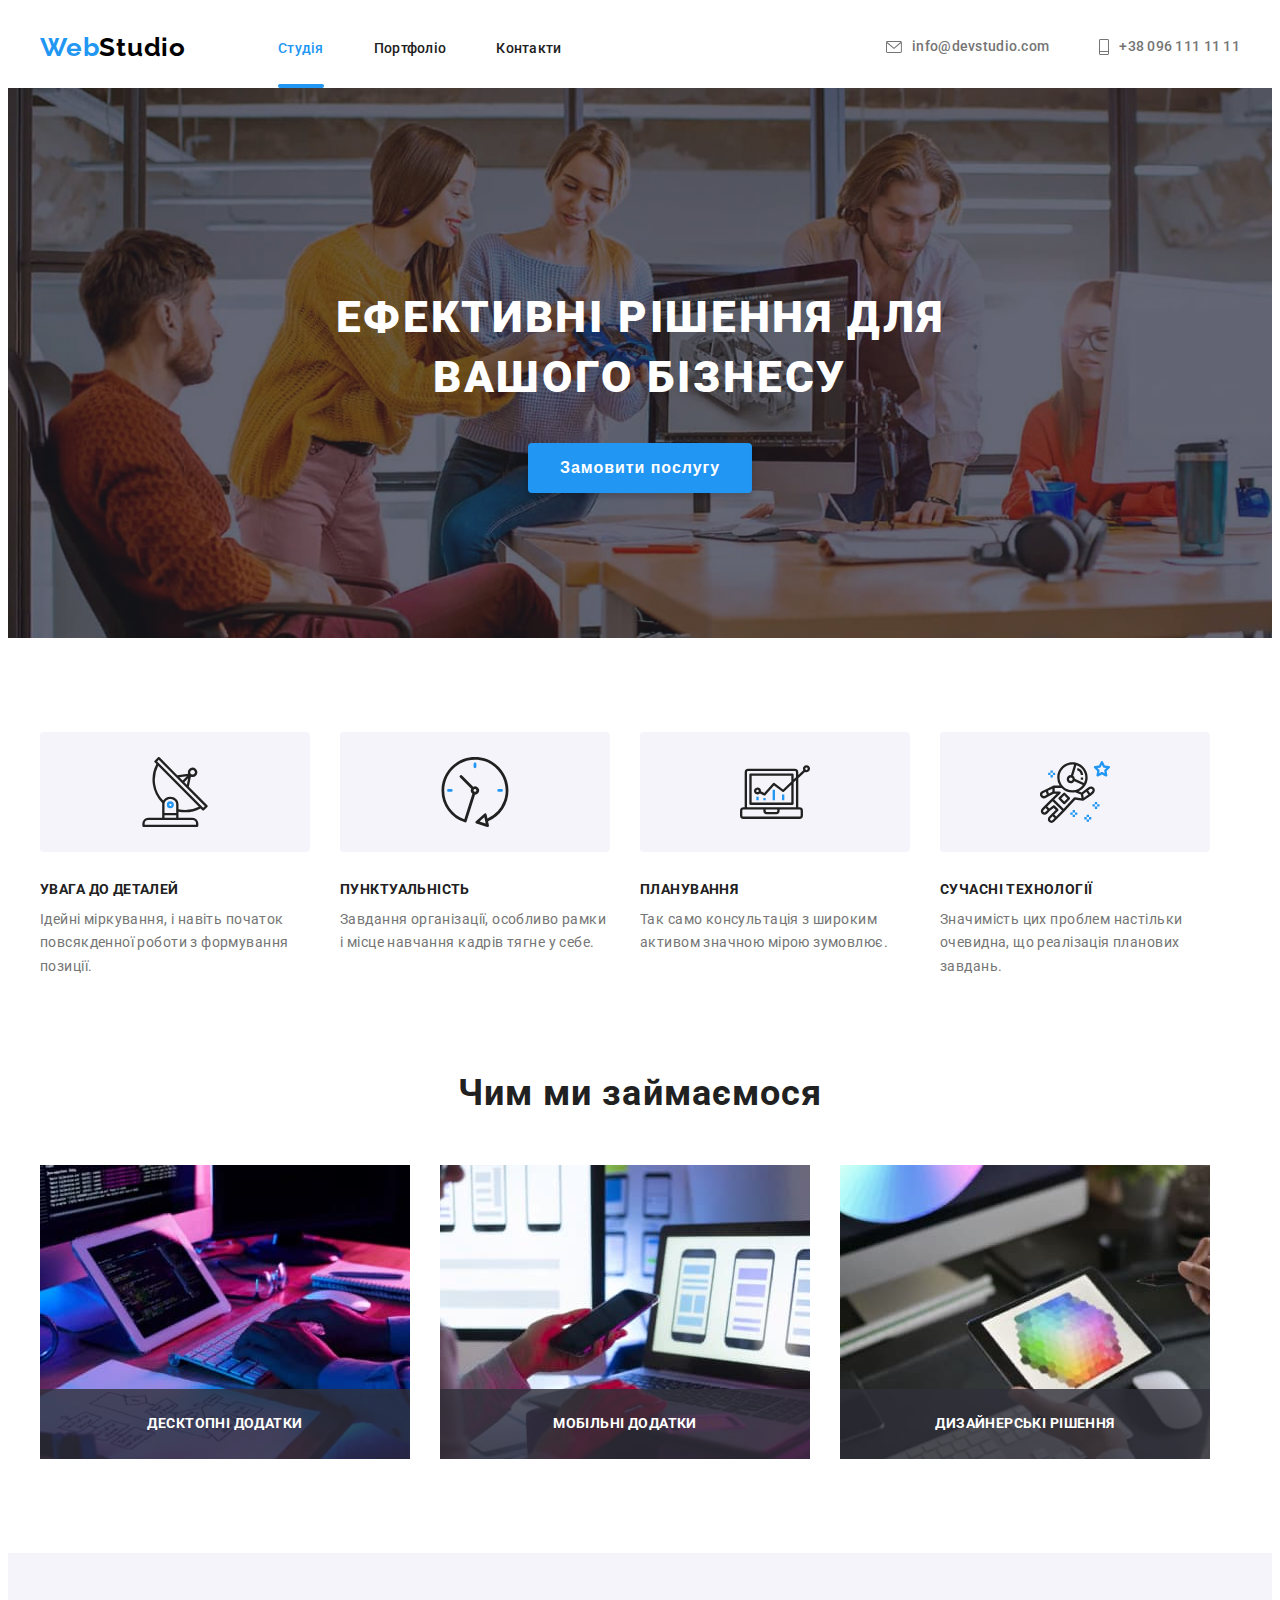
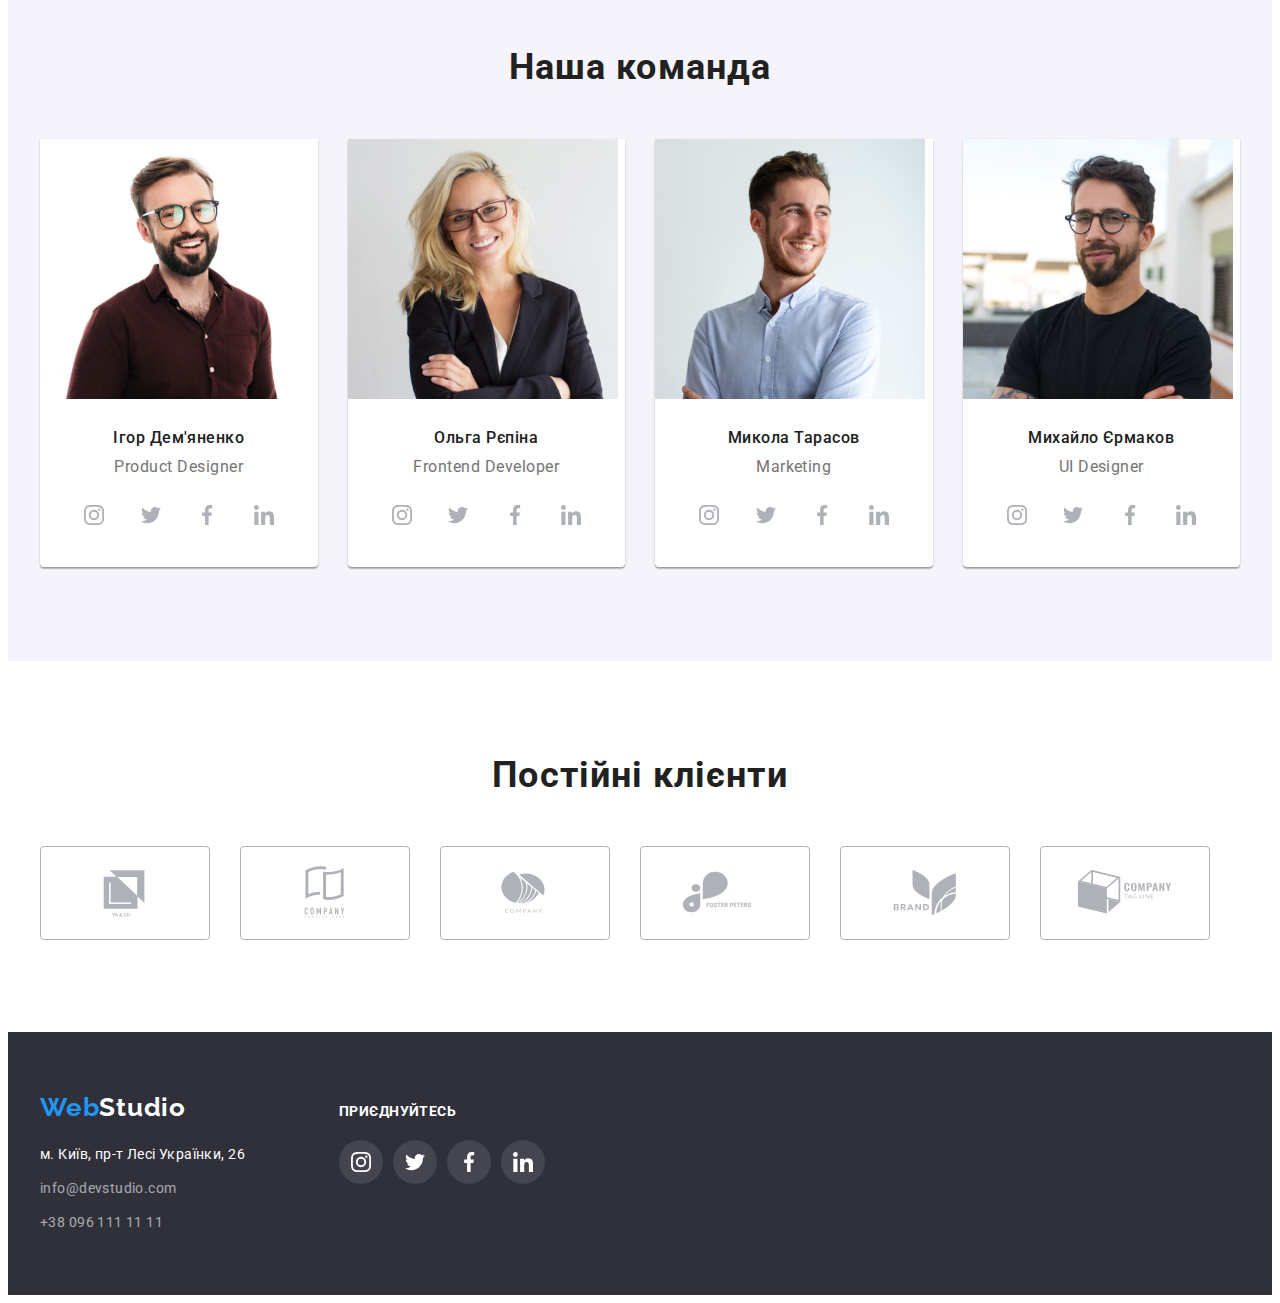
<file: index.html>
<!DOCTYPE html>
<html lang="uk">
<head>
    <meta charset="UTF-8">
    <meta http-equiv="X-UA-Compatible" content="IE=edge">
    <meta name="viewport" content="width=device-width, initial-scale=1.0">
    <link rel="preconnect" href="https://fonts.googleapis.com">
    <link rel="preconnect" href="https://fonts.gstatic.com" crossorigin>
    <link href="https://fonts.googleapis.com/css2?family=Raleway:wght@700&family=Roboto:wght@400;500;700;900&display=swap" rel="stylesheet">
    <link rel="stylesheet" href="https://cdnjs.cloudflare.com/ajax/libs/modern-normalize/1.1.0/modern-normalize.min.css" integrity="sha512-wpPYUAdjBVSE4KJnH1VR1HeZfpl1ub8YT/NKx4PuQ5NmX2tKuGu6U/JRp5y+Y8XG2tV+wKQpNHVUX03MfMFn9Q==" crossorigin="anonymous" referrerpolicy="no-referrer" />
    <link rel="stylesheet" href="styles/styles.css">
    <title>Homework</title>
</head>
<body>

    <!-- Шапка -->
    <header class="header" >
        <div class="container header-container">
            <nav class="navigation" >
                <a class="logo link" href="./index.html"> Web<span class="head-logo" >Studio</span></a>
                <ul class="nav-list list" >
                    <li class="nav-list-item"> <a class="nav-list-link link active-page" href="./index.html">Студія</a></li>
                    <li class="nav-list-item"> <a class="nav-list-link link" href="./portfolio.html">Портфоліо</a></li>
                    <li class="nav-list-item"> <a class="nav-list-link link" href="">Контакти</a></li>
                </ul>
            </nav>
            <div>
                <ul class="contacts-list" >
                    <li class="contacts-list-item list">
                        <a class="contacts-list-link link icon-mail" href="mailto:info@devstudio.com">
                          <svg class="nav-icon" width="16" height="12">
                            <use href="./img/sprite.svg#icon-envelope"></use>
                          </svg>
                         info@devstudio.com
                        </a> 
                    </li>
                    <li class="contacts-list-item list">
                        <a class="contacts-list-link link icon-mobile" href="tell:+380961111111">
                          <svg class="nav-icon" width="10" height="16">
                            <use href="./img/sprite.svg#icon-vector"></use>
                          </svg>
                          +38 096 111 11 11</a> 
                    </li>
                </ul>
            </div>
        </div>
    </header>

    <!-- Головна частина -->
    <main>
        <section class="hero">
            <h1 class="main-title">Ефективні рішення для <br> вашого бізнесу</h1>
            <button data-modal-open class="modal-button button" type="button">Замовити послугу</button>
        </section>
    
        <!-- Перевага -->
        <section class="advantages section">
            <div class="container">
                <h2 class="our-advantages visually-hidden">Наша перевага</h2>
            <ul class="advantage-list list" >
                <li class="advantage-list-item ">
                  <div class="icons">
                    <svg width="70" height="70">
                      <use href="./img/sprite.svg#icon-antenna">
                      </use>
                    </svg>
                  </div>
                    <h3 class="advantage-titles">УВАГА ДО ДЕТАЛЕЙ</h3>
                    <p class="titles-descrpt">Ідейні міркування, і навіть початок повсякденної роботи з формування позиції.</p>
                </li>
                <li class="advantage-list-item ">
                  <div class="icons">
                    <svg width="70" height="70">
                      <use href="./img/sprite.svg#icon-clock">
                      </use>
                    </svg>
                  </div>
                    <h3 class="advantage-titles">ПУНКТУАЛЬНІСТЬ</h3>
                    <p class="titles-descrpt">Завдання організації, особливо рамки і місце навчання кадрів тягне у себе.</p>
                </li>
                <li class="advantage-list-item">
                  <div class="icons">
                    <svg width="70" height="70">
                      <use href="./img/sprite.svg#icon-diagram">
                      </use>
                    </svg>
                  </div>
                    <h3 class="advantage-titles">ПЛАНУВАННЯ</h3>
                    <p class="titles-descrpt">Так само консультація з широким активом значною мірою зумовлює.</p>
                </li>
                <li class="advantage-list-item">
                  <div class="icons">
                    <svg width="70" height="70">
                      <use href="./img/sprite.svg#icon-astronaut">
                      </use>
                    </svg>
                  </div>
                    <h3 class="advantage-titles">СУЧАСНІ ТЕХНОЛОГІЇ</h3>
                    <p class="titles-descrpt">Значимість цих проблем настільки очевидна, що реалізація планових завдань.</p>
                </li>
            </ul>
            </div>
            
        </section>
    
        <!-- Чим ми займаємося -->
        <section class="our-tasks section">
            <div class="container">
                <h2 class="secondary-title">Чим ми займаємося</h2>
            <ul class="our-tasks-list list" >
                <li class="our-tasks-item">
                  <img src="./img/code.jpg" alt="написання коду" width="370">
                  <p class="tasks-descrpt">Десктопні додатки</p>
                </li>
                <li class="our-tasks-item">
                  <img src="./img/phone.jpg" alt="перевірка роботи сайту на інших платформах" width="370">
                  <p class="tasks-descrpt">Мобільні додатки</p>
                </li>
                <li class="our-tasks-item">
                  <img src="./img/color.jpg" alt="підбір колірної гами" width="370">
                  <p class="tasks-descrpt">Дизайнерські рішення</p>
                </li>
            </ul>
            </div>
        </section>
    
        <!-- Наша команда -->
        <section class="our-team section">
            <div class="container">
                <h2 class="secondary-title">Наша команда</h2>
            <ul class="our-team-list list" >
                <li class="our-team-item">
                    <img src="./img/img3.jpg" alt="фотографія учасника команди" width="270">
                    <div class="team-card">
                        <h3 class="member-name">Ігор Дем'яненко</h3>
                        <p class="member-position">Product Designer</p>
                        <ul class="social-list list">
                            <li class="social-list-item">
                                <a class="social-list-link" href="">
                                  <svg class="social-list-icon" width="20" height="20" >
                                    <use href="./img/sprite.svg#icon-instagram"></use>
                                  </svg>  
                                </a>
                            </li>
                            <li class="social-list-item">
                                <a class="social-list-link" href="">
                                  <svg class="social-list-icon" width="20" height="20" >
                                    <use href="./img/sprite.svg#icon-twitter"></use>
                                  </svg>  
                                </a>
                            </li>
                            <li class="social-list-item">
                                <a class="social-list-link" href="">
                                  <svg class="social-list-icon" width="20" height="20" >
                                    <use href="./img/sprite.svg#icon-facebook"></use>
                                  </svg>  
                                </a>
                            </li>
                            <li class="social-list-item">
                                <a class="social-list-link" href="">
                                  <svg class="social-list-icon" width="20" height="20" >
                                    <use href="./img/sprite.svg#icon-linkedin"></use>
                                  </svg>  
                                </a>
                            </li>
                        </ul>
                    </div>
                </li>
                <li class="our-team-item">
                    <img src="./img/img2.jpg" alt="фотографія учасника команди" width="270">
                    <div class="team-card">
                        <h3 class="member-name">Ольга Рєпіна</h3>
                        <p class="member-position">Frontend Developer</p>
                        <ul class="social-list list">
                            <li class="social-list-item">
                                <a class="social-list-link" href="">
                                  <svg class="social-list-icon" width="20" height="20" >
                                    <use href="./img/sprite.svg#icon-instagram"></use>
                                  </svg>  
                                </a>
                            </li>
                            <li class="social-list-item">
                                <a class="social-list-link" href="">
                                  <svg class="social-list-icon" width="20" height="20" >
                                    <use href="./img/sprite.svg#icon-twitter"></use>
                                  </svg>  
                                </a>
                            </li>
                            <li class="social-list-item">
                                <a class="social-list-link" href="">
                                  <svg class="social-list-icon" width="20" height="20" >
                                    <use href="./img/sprite.svg#icon-facebook"></use>
                                  </svg>  
                                </a>
                            </li>
                            <li class="social-list-item">
                                <a class="social-list-link" href="">
                                  <svg class="social-list-icon" width="20" height="20" >
                                    <use href="./img/sprite.svg#icon-linkedin"></use>
                                  </svg>  
                                </a>
                            </li>
                    </div>
                </li>
                <li class="our-team-item">
                    <img src="./img/img1.jpg" alt="фотографія учасника команди" width="270">
                    <div class="team-card">
                        <h3 class="member-name">Микола Тарасов</h3>
                        <p class="member-position">Marketing</p>
                        <ul class="social-list list">
                            <li class="social-list-item">
                                <a class="social-list-link" href="">
                                  <svg class="social-list-icon" width="20" height="20" >
                                    <use href="./img/sprite.svg#icon-instagram"></use>
                                  </svg>  
                                </a>
                            </li>
                            <li class="social-list-item">
                                <a class="social-list-link" href="">
                                  <svg class="social-list-icon" width="20" height="20" >
                                    <use href="./img/sprite.svg#icon-twitter"></use>
                                  </svg>  
                                </a>
                            </li>
                            <li class="social-list-item">
                                <a class="social-list-link" href="">
                                  <svg class="social-list-icon" width="20" height="20" >
                                    <use href="./img/sprite.svg#icon-facebook"></use>
                                  </svg>  
                                </a>
                            </li>
                            <li class="social-list-item">
                                <a class="social-list-link" href="">
                                  <svg class="social-list-icon" width="20" height="20" >
                                    <use href="./img/sprite.svg#icon-linkedin"></use>
                                  </svg>  
                                </a>
                            </li>
                    </div>
                </li>
                <li class="our-team-item">
                    <img src="./img/img.jpg" alt="фотографія учасника команди" width="270">
                    <div class="team-card">
                        <h3 class="member-name">Михайло Єрмаков</h3>
                        <p class="member-position">UI Designer</p>
                        <ul class="social-list list">
                            <li class="social-list-item">
                                <a class="social-list-link" href="">
                                  <svg class="social-list-icon" width="20" height="20" >
                                    <use href="./img/sprite.svg#icon-instagram"></use>
                                  </svg>  
                                </a>
                            </li>
                            <li class="social-list-item">
                                <a class="social-list-link" href="">
                                  <svg class="social-list-icon" width="20" height="20" >
                                    <use href="./img/sprite.svg#icon-twitter"></use>
                                  </svg>  
                                </a>
                            </li>
                            <li class="social-list-item">
                                <a class="social-list-link" href="">
                                  <svg class="social-list-icon" width="20" height="20" >
                                    <use href="./img/sprite.svg#icon-facebook"></use>
                                  </svg>  
                                </a>
                            </li>
                            <li class="social-list-item">
                                <a class="social-list-link" href="">
                                  <svg class="social-list-icon" width="20" height="20" >
                                    <use href="./img/sprite.svg#icon-linkedin"></use>
                                  </svg>  
                                </a>
                            </li>
                    </div>
                </li>
            </ul>
            </div>
        </section>

        <!-- Постійні клієнти -->
        <section class="our-clients section">
            <div class="container">
                <h2 class="secondary-title">Постійні клієнти</h2>
                <ul class="our-clients-list list">
                    <li class="our-clients-item">
                        <a class="clients-list-link" href="">
                            <svg class="clients-list-icon" width="106" height="60" >
                              <use href="./img/sprite.svg#icon-logo"></use>
                            </svg>  
                          </a>
                    </li>
                    <li class="our-clients-item">
                        <a class="clients-list-link" href="">
                            <svg class="clients-list-icon" width="106" height="60" >
                              <use href="./img/sprite.svg#icon-logo-1"></use>
                            </svg>  
                          </a>
                    </li>
                    <li class="our-clients-item">
                        <a class="clients-list-link" href="">
                            <svg class="clients-list-icon" width="106" height="60" >
                              <use href="./img/sprite.svg#icon-logo-2"></use>
                            </svg>  
                          </a>
                    </li>
                    <li class="our-clients-item">
                        <a class="clients-list-link" href="">
                            <svg class="clients-list-icon" width="106" height="60" >
                              <use href="./img/sprite.svg#icon-logo-3"></use>
                            </svg>  
                          </a>
                    </li>
                    <li class="our-clients-item">
                        <a class="clients-list-link" href="">
                            <svg class="clients-list-icon" width="106" height="60" >
                              <use href="./img/sprite.svg#icon-logo-4"></use>
                            </svg>  
                          </a>
                    </li>
                    <li class="our-clients-item">
                        <a class="clients-list-link" href="">
                            <svg class="clients-list-icon" width="106" height="60" >
                              <use href="./img/sprite.svg#icon-logo-5"></use>
                            </svg>  
                          </a>
                    </li>
                </ul>
            </div>
        </section>
    </main>

    <!-- Футер -->
    <footer class="footer">
        <div class="footer-item container">
          <div>
            <a class="logo link" href="./index.html"> Web<span class="footer-logo" >Studio</span></a>
            <address>
              <ul class="address-list list" >
                  <li class="address-list-item"> 
                    <a class="address-link footer-map-link link"  href=“https://goo.gl/maps/XoT4opTxJdyNjTeaA”
                    target=“_blank”
                    >м. Київ, пр-т Лесі Українки, 26</a>
                  </li>
                  <li class="address-list-item"> 
                      <a class="address-link link" href="mailto:info@devstudio.com">info@devstudio.com</a> 
                  </li>
                  <li class="address-list-item"> 
                      <a class="address-link link" href="tell:+380961111111">+38 096 111 11 11</a> 
                  </li>
              </ul>
            </address>
          </div>
          <div >
            <strong class="join-us">приєднуйтесь</strong>
              <ul class="footer-list list">
                <li class="footer-list-item">
                  <a class="footer-list-link" href="">
                    <svg class="footer-list-icon" width="20" height="20" >
                      <use href="./img/sprite.svg#icon-instagram"></use>
                    </svg>  
                  </a>
                </li>
                <li class="footer-list-item">
                  <a class="footer-list-link" href="">
                    <svg class="footer-list-icon" width="20" height="20" >
                      <use href="./img/sprite.svg#icon-twitter"></use>
                    </svg>  
                  </a>
                </li>
                <li class="footer-list-item">
                  <a class="footer-list-link" href="">
                    <svg class="footer-list-icon" width="20" height="20" >
                      <use href="./img/sprite.svg#icon-facebook"></use>
                    </svg>  
                  </a>
                </li>
                <li class="footer-list-item">
                  <a class="footer-list-link" href="">
                    <svg class="footer-list-icon" width="20" height="20" >
                      <use href="./img/sprite.svg#icon-linkedin"></use>
                    </svg>  
                  </a>
                </li>     
              </ul>
          </div>
        </div>
    </footer>

    <div class="backdrop is-hidden" data-modal>
      <div class="modal">
        <button data-modal-close class="modal-btn">
          <svg class="modal-close-btn" width="11" height="11" >
            <use href="./img/btn-close.svg#icon-close-btn"></use>
          </svg>
        </button>
      </div>
    </div>

<script src="./js/modal.js"></script>

</body>
</html>
</file>
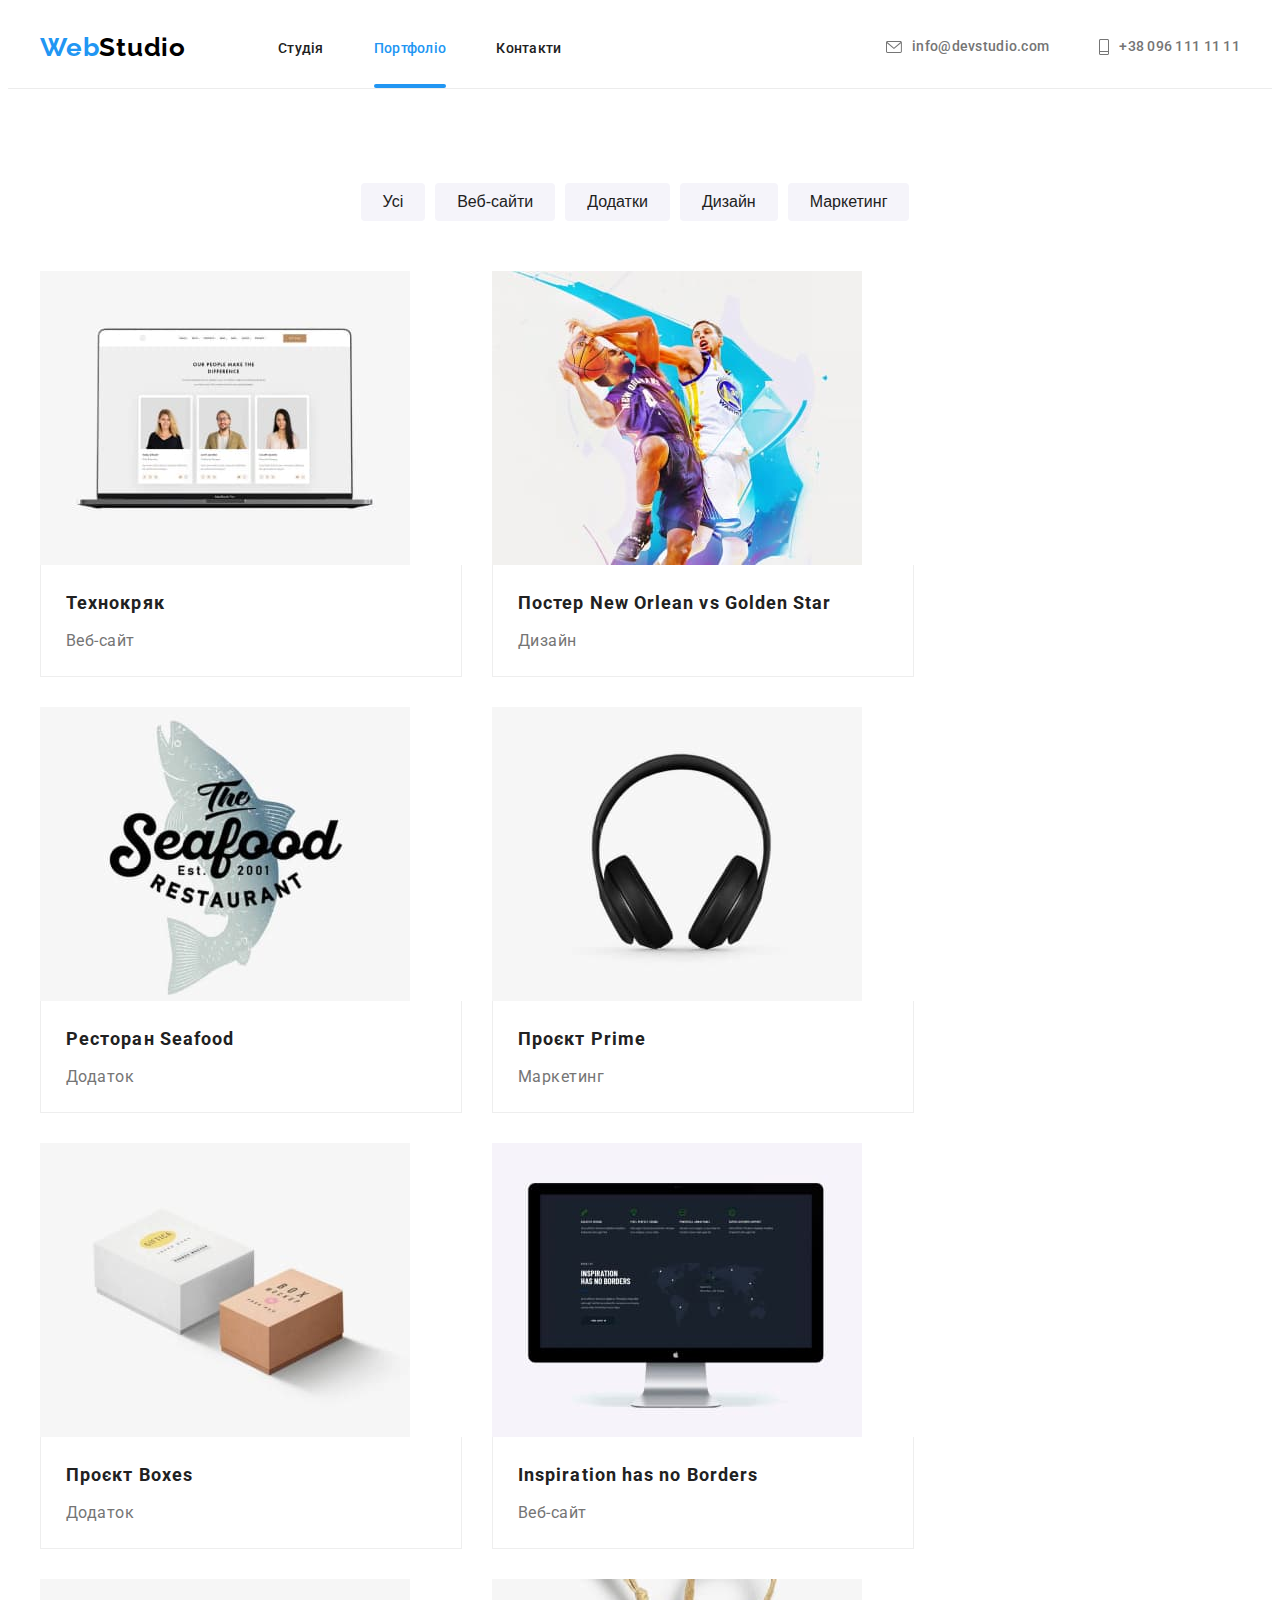
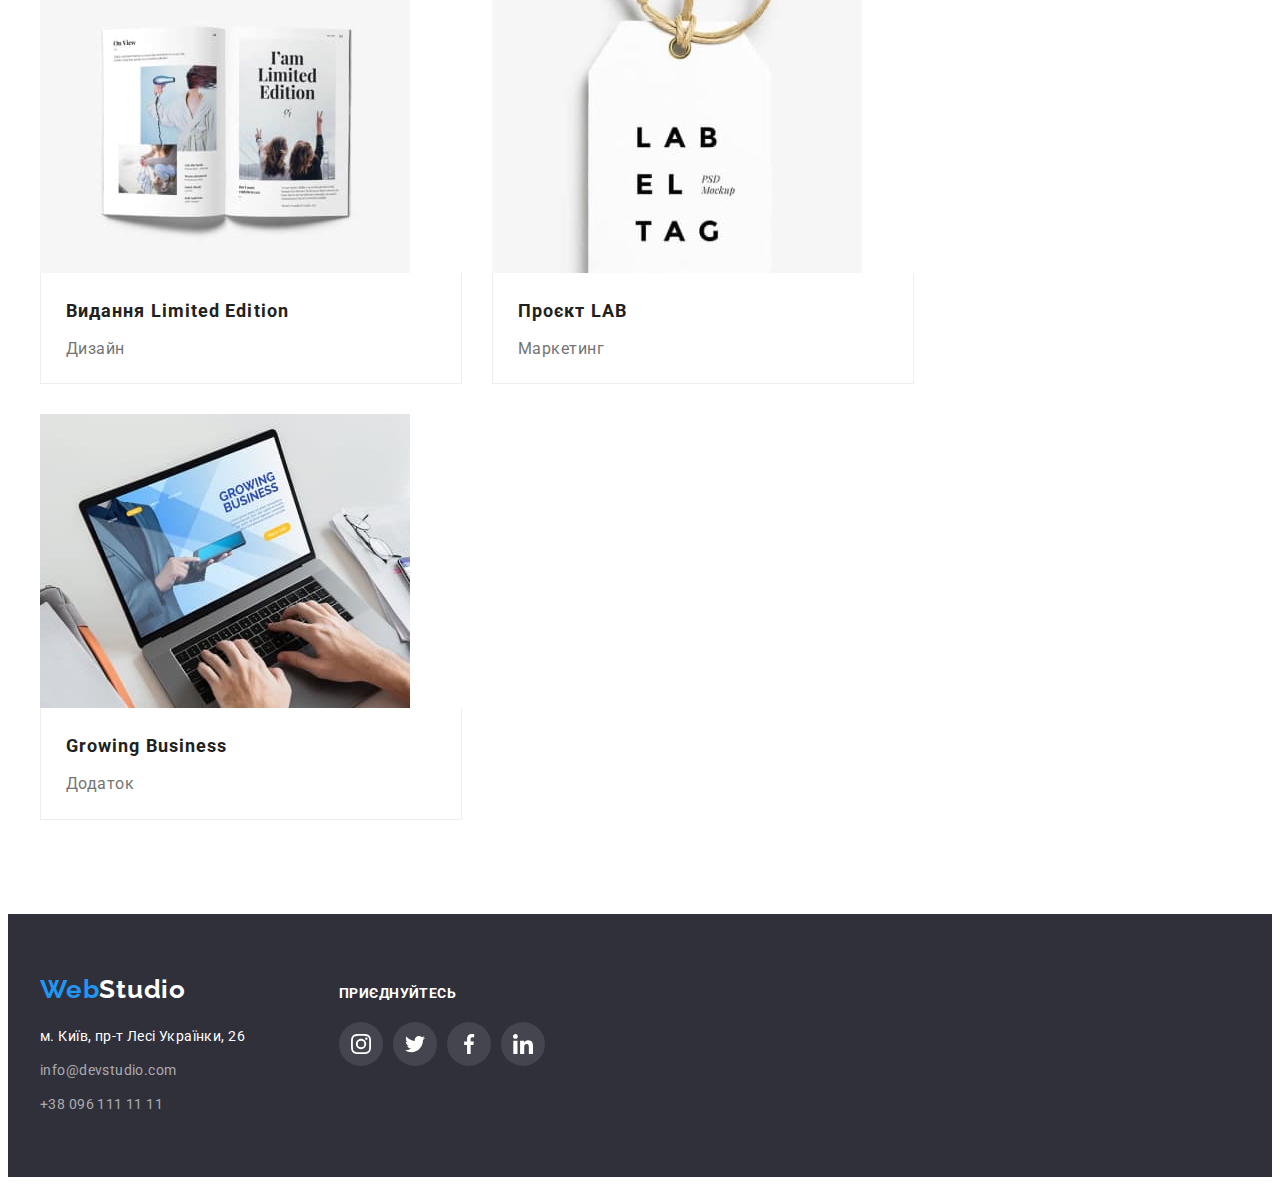
<file: portfolio.html>
<!DOCTYPE html>
<html lang="uk">
<head>
    <meta charset="UTF-8">
    <meta http-equiv="X-UA-Compatible" content="IE=edge">
    <meta name="viewport" content="width=device-width, initial-scale=1.0">
    <link rel="preconnect" href="https://fonts.googleapis.com">
    <link rel="preconnect" href="https://fonts.gstatic.com" crossorigin>
    <link href="https://fonts.googleapis.com/css2?family=Raleway:wght@700&family=Roboto:wght@400;500;700;900&display=swap" rel="stylesheet">
    <link rel="stylesheet" href="https://cdnjs.cloudflare.com/ajax/libs/modern-normalize/1.1.0/modern-normalize.min.css" integrity="sha512-wpPYUAdjBVSE4KJnH1VR1HeZfpl1ub8YT/NKx4PuQ5NmX2tKuGu6U/JRp5y+Y8XG2tV+wKQpNHVUX03MfMFn9Q==" crossorigin="anonymous" referrerpolicy="no-referrer" />
    <link rel="stylesheet" href="styles/styles.css">
    <title>Homework</title>
</head>
<body>

    <!-- Шапка -->
    <header class="header line" >
        <div class="container header-container">
            <nav class="navigation" >
                <a class="logo link" href="./index.html"> Web<span class="head-logo" >Studio</span></a>
                <ul class="nav-list list" >
                    <li class="nav-list-item"> <a class="nav-list-link link" href="./index.html">Студія</a></li>
                    <li class="nav-list-item"> <a class="nav-list-link link active-page" href="./portfolio.html">Портфоліо</a></li>
                    <li class="nav-list-item"> <a class="nav-list-link link" href="">Контакти</a></li>
                </ul>
            </nav>
            <div>
                <ul class="contacts-list" >
                    <li class="contacts-list-item list"> <a class="contacts-list-link link" href="mailto:info@devstudio.com">
                        <svg class="nav-icon" width="16" height="12">
                            <use href="./img/sprite.svg#icon-envelope"></use>
                          </svg>info@devstudio.com</a> </li>
                    <li class="contacts-list-item list"> <a class="contacts-list-link link" href="tell:+380961111111">
                        <svg class="nav-icon" width="10" height="16">
                            <use href="./img/sprite.svg#icon-vector"></use>
                          </svg>+38 096 111 11 11</a> </li>
                </ul>
            </div>
        </div>
    </header>

    <!-- Головна частина -->
    <main>
        <section class="portfolio-main section">
            <div class="container">
                <h1 class="our-projects visually-hidden">Наші проекти</h1>
                <ul class="filter-list list filters">
                    <li class="filter-item"><button class="filter-btn" type="button">Усі</button></li>
                    <li class="filter-item"><button class="filter-btn" type="button">Веб-сайти</button></li>
                    <li class="filter-item"><button class="filter-btn" type="button">Додатки</button></li>
                    <li class="filter-item"><button class="filter-btn" type="button">Дизайн</button></li>
                    <li class="filter-item"><button class="filter-btn" type="button">Маркетинг</button></li>
                </ul>

                <ul class="projects-list list">
                  <li class="projects-item">
                    <a class="link project-card" href="">
                      <div class="projects-overlay">
                        <img src="./img/laptop.jpg" alt="приклад зображення веб-сайту Технокряк на десктоп пристроях" width="370" >
                        <div class="projects-overlay-list">
                          <p class="projects-overlay-item">Ресурс пропонує комплексні пропозиції з різним рівнем функціоналу та сервісів. Все це дозволить відвідувачу отримати вичерпні відомості про компанію чи приватну особу.</p>
                        </div>
                      </div>
                      <div class="box-content">
                          <h2 class="projects-name">Технокряк</h2>
                          <p class="projects-type">Веб-сайт</p>
                      </div>
                    </a> 
                  </li>

                  <li class="projects-item">
                    <a class="link project-card" href="">
                      <div class="projects-overlay">
                        <img src="./img/basketball.jpg" alt="приклад дизайну постера" width="370">
                        <div class="projects-overlay-list">
                          <p class="projects-overlay-item">Ресурс пропонує комплексні пропозиції з різним рівнем функціоналу та сервісів. Все це дозволить відвідувачу отримати вичерпні відомості про компанію чи приватну особу.</p>
                        </div>
                      </div>
                      <div class="box-content">
                          <h2 class="projects-name">Постер <span lang="en">New Orlean vs Golden Star</span></h2>
                          <p class="projects-type">Дизайн</p>
                      </div> 
                    </a>        
                  </li>

                  <li class="projects-item">
                    <a class="link project-card" href="">
                      <div class="projects-overlay">
                        <img src="./img/seafood.jpg" alt="логотип ресторану" width="370">
                        <div class="projects-overlay-list">
                          <p class="projects-overlay-item">Ресурс пропонує комплексні пропозиції з різним рівнем функціоналу та сервісів. Все це дозволить відвідувачу отримати вичерпні відомості про компанію чи приватну особу.</p>
                        </div>
                      </div>
                      <div class="box-content">
                          <h2 class="projects-name">Ресторан <span lang="en">Seafood</span></h2>
                      <p class="projects-type">Додаток</p> 
                      </div>
                    </a>
                  </li>

                  <li class="projects-item">
                      <a class="link project-card" href="">
                        <div class="projects-overlay">
                          <img src="./img/headphones.jpg" alt="зображення проекту Прайм, навушники" width="370">
                          <div class="projects-overlay-list">
                            <p class="projects-overlay-item">Ресурс пропонує комплексні пропозиції з різним рівнем функціоналу та сервісів. Все це дозволить відвідувачу отримати вичерпні відомості про компанію чи приватну особу.</p>
                          </div>
                        </div>
                      <div class="box-content">
                          <h2 class="projects-name">Проєкт <span lang="en">Prime</span></h2>
                      <p class="projects-type">Маркетинг</p>
                      </div>
                      </a>
                  </li>

                  <li class="projects-item">
                      <a class="link project-card" href="">
                        <div class="projects-overlay">
                          <img src="./img/boxes.jpg" alt="зображення до додатку Проект Боксес" width="370">
                          <div class="projects-overlay-list">
                            <p class="projects-overlay-item">Ресурс пропонує комплексні пропозиції з різним рівнем функціоналу та сервісів. Все це дозволить відвідувачу отримати вичерпні відомості про компанію чи приватну особу.</p>
                          </div>
                        </div>
                      <div class="box-content">
                          <h2 class="projects-name">Проєкт <span lang="en">Boxes</span></h2>
                      <p class="projects-type">Додаток</p>
                      </div> 
                      </a>      
                  </li>

                  <li class="projects-item">
                      <a class="link project-card" href="">
                        <div class="projects-overlay">
                          <img src="./img/pc.jpg" alt="приклад веб-сайту" width="370">
                          <div class="projects-overlay-list">
                            <p class="projects-overlay-item">Ресурс пропонує комплексні пропозиції з різним рівнем функціоналу та сервісів. Все це дозволить відвідувачу отримати вичерпні відомості про компанію чи приватну особу.</p>
                          </div>
                        </div>
                      <div class="box-content">
                          <h2 class="projects-name"> <span lang="en">Inspiration has no Borders</span></h2>
                      <p class="projects-type">Веб-сайт</p>
                      </div>
                      </a>
                  </li>

                  <li class="projects-item">
                      <a class="link project-card" href="">
                        <div class="projects-overlay">
                          <img src="./img/magazine.jpg" alt="приклад дизайну сторінок видання" width="370">
                          <div class="projects-overlay-list">
                            <p class="projects-overlay-item">Ресурс пропонує комплексні пропозиції з різним рівнем функціоналу та сервісів. Все це дозволить відвідувачу отримати вичерпні відомості про компанію чи приватну особу.</p>
                          </div>
                        </div>
                      <div class="box-content">
                          <h2 class="projects-name">Видання <span lang="en">Limited Edition</span></h2>
                      <p class="projects-type">Дизайн</p> 
                      </div>
                      </a>
                  </li>

                  <li class="projects-item">
                    <a class="link project-card" href="">
                      <div class="projects-overlay">
                        <img src="./img/lab.jpg" alt="зображення до проекту Лаб" width="370">
                        <div class="projects-overlay-list">
                          <p class="projects-overlay-item">Ресурс пропонує комплексні пропозиції з різним рівнем функціоналу та сервісів. Все це дозволить відвідувачу отримати вичерпні відомості про компанію чи приватну особу.</p>
                        </div>
                      </div>
                      <div class="box-content">
                          <h2 class="projects-name">Проєкт <span lang="en">LAB</span> </h2>
                      <p class="projects-type">Маркетинг</p> 
                      </div>
                    </a>
                  </li>

                  <li class="projects-item">
                    <a class="link project-card" href="">
                      <div class="projects-overlay">
                        <img src="./img/business.jpg" alt="зображення додатку нашої розробки" width="370">
                        <div class="projects-overlay-list">
                          <p class="projects-overlay-item">Ресурс пропонує комплексні пропозиції з різним рівнем функціоналу та сервісів. Все це дозволить відвідувачу отримати вичерпні відомості про компанію чи приватну особу.</p>
                        </div>
                      </div>
                      <div class="box-content">
                          <h2 class="projects-name"><span lang="en">Growing Business</span> </h2>
                      <p class="projects-type">Додаток</p> 
                      </div>
                    </a>
                  </li>
              </ul>
            </div>
        </section>
    </main>

    <!-- Футер -->
    <footer class="footer">
        <div class="footer-item container">
          <div>
            <a class="logo link" href="./index.html"> Web<span class="footer-logo" >Studio</span></a>
            <address>
              <ul class="address-list list" >
                  <li class="address-list-item"> 
                    <a class="address-link footer-map-link link"  href=“https://goo.gl/maps/XoT4opTxJdyNjTeaA”
                    target=“_blank”
                    >м. Київ, пр-т Лесі Українки, 26</a>
                  </li>
                  <li class="address-list-item"> 
                      <a class="address-link link" href="mailto:info@devstudio.com">info@devstudio.com</a> 
                  </li>
                  <li class="address-list-item"> 
                      <a class="address-link link" href="tell:+380961111111">+38 096 111 11 11</a> 
                  </li>
              </ul>
            </address>
          </div>
          <div >
            <strong class="join-us">приєднуйтесь</strong>
              <ul class="footer-list list">
                <li class="footer-list-item">
                  <a class="footer-list-link" href="">
                    <svg class="footer-list-icon" width="20" height="20" >
                      <use href="./img/sprite.svg#icon-instagram"></use>
                    </svg>  
                  </a>
                </li>
                <li class="footer-list-item">
                  <a class="footer-list-link" href="">
                    <svg class="footer-list-icon" width="20" height="20" >
                      <use href="./img/sprite.svg#icon-twitter"></use>
                    </svg>  
                  </a>
                </li>
                <li class="footer-list-item">
                  <a class="footer-list-link" href="">
                    <svg class="footer-list-icon" width="20" height="20" >
                      <use href="./img/sprite.svg#icon-facebook"></use>
                    </svg>  
                  </a>
                </li>
                <li class="footer-list-item">
                  <a class="footer-list-link" href="">
                    <svg class="footer-list-icon" width="20" height="20" >
                      <use href="./img/sprite.svg#icon-linkedin"></use>
                    </svg>  
                  </a>
                </li>     
              </ul>
          </div>
        </div>
    </footer>

</body>
</html>
</file>
<file: styles/styles.css>
:root {
    --primary-font-family: 'Roboto', sans-serif;
    --secondary-font-family: 'Raleway', sans-serif;
    --primary-text-color: #212121;
    --secondary-text-color: #757575;
    --accent-color: #2196F3;
    --hover-btn-color: #188CE8;
    --nav-list-color: #000000;
    --background: #C4C4C4;
    --secondary-bgc: #2F303A;
    --filter-btn-color: #F5F4FA;
    --address-list-color:
    #FFFFFF;
    --card-set-gap: 20px;
    --border-color: #EEEEEE;
    --header-border: #ECECEC;
    --main-margin: 30px;
    --address-link: rgba(255, 255, 255, 0.6);
    --social-icon: #AFB1B8;
}

body {
    font-family: var(--primary-font-family);
    color: var(--accent-color);
    letter-spacing: 0.3em;
}

h1,
h2,
h3,
h4,
h5,
h6,
p {
    margin-top: 0;
    margin-bottom: 0;
}

ul,
ol {
    margin-top: 0;
    margin-bottom: 0;
    padding-left: 0;
}

img {
    display: block;
    max-width: 100%;
}

.list {
    list-style: none;
} 

.link {
    text-decoration: none;
}

.container {
    width: 1200px;
    padding-left: 15px;
    padding-right: 15px;
    margin-left: auto;
    margin-right: auto;
}

.section {
    padding-top: 94px;
    padding-bottom: 94px;
}

/* Шапка */
.header {
    padding-top: 24px;
    padding-bottom: 25px;
}

.header-container {
    display: flex;
    align-items: center;
    justify-content: space-between;
}

.navigation {
    display: flex;
    align-items: center;

}

.logo {
    font-family: var(--secondary-font-family);
    font-weight: 700;
    font-size: 26px;
    line-height: 1.19;
    letter-spacing: 0.03em;
    color: var(--accent-color);
    margin-right: 92px;
}

.head-logo {
    color: var(--nav-list-color);
}

.nav-list-item {
    position: relative;
}

.nav-list {
    display: flex;
    align-items: center;
}
.nav-list-link  {
    font-weight: 500;
    font-size: 14px;
    line-height: 1.14;
    letter-spacing: 0.02em;
    color: var(--primary-text-color);
}

.nav-list-link:hover,
.nav-list-link:focus {
    color: var(--accent-color);
    transition: color 250ms cubic-bezier(0.4, 0, 0.2, 1);
}

.nav-list-item:not(:last-child) {
    margin-right: 50px;
}

.contacts-list {
    display: flex;
}

.contacts-list-link {
    display: inline-flex;
    align-items: center;
    font-weight: 500;
    font-size: 14px;
    line-height: 1.14;
    letter-spacing: 0.02em;
    color: var(--secondary-text-color);
}

.contacts-list-link:hover,
.contacts-list-link:focus {
    color: var(--accent-color);
    transition: color 250ms cubic-bezier(0.4, 0, 0.2, 1);
}

.contacts-list-item:not(:last-child) {
    margin-right: 50px;
}

.contacts-list-item {
    display: flex;
    align-items: center;
    justify-content: center;
}

.nav-icon {
    fill: var(--secondary-text-color);
    margin-right: 10px;
}

.contacts-list-link:hover .nav-icon,
.contacts-list-link:focus .nav-icon {
    fill: currentColor;
}


/* Головна частина */

.hero {
    padding-top: 200px;
    padding-bottom: 200px;
    max-width: 1600px;
    margin-left: auto;
    margin-right: auto;
    background-image:
    linear-gradient(
        rgba(47, 48, 58, 0.4),
        rgba(47, 48, 58, 0.4)
    ), 
    url("../img/header-bg-img.jpg");
    background-size: cover;
    background-color: var(--background);
}

.main-title {
    font-weight: 900;
    font-size: 44px;
    line-height: 1.36;
    text-align: center;
    letter-spacing: 0.06em;
    text-transform: uppercase;
    color: var(--address-list-color);
    margin-bottom: var(--main-margin);
}

.modal-button {
    min-width: 160px;
    padding: 10px 32px;
    font-weight: 700;
    font-size: 16px;
    line-height: 1.87;
    letter-spacing: 0.06em;
    color: var(--address-list-color);
    background:var(--accent-color);
    cursor: pointer;
    border: 0;
    box-shadow: 0px 4px 4px rgba(0, 0, 0, 0.15);
    border-radius: 4px;
}

.button {
    position: absolute;
    left: 50%;
    margin-top: 30px;
    transform: translate(-50%, -50%);

}

.modal-button:hover,
.modal-button:focus {
    background: var(--hover-btn-color);
    transition: background 250ms cubic-bezier(0.4, 0, 0.2, 1);
}

/* Перевага */

.icons {
    display: flex;
    align-items: center;
    justify-content: center;
    background-color: var(--filter-btn-color);
    border-radius: 4px;
    margin-bottom: 30px;
    height: 120px;
}

.visually-hidden {
    height: 1px;
    clip-path: inset(100%);
    position: absolute;
    width: 1px;
    height: 1px;
    margin: -1px;
    border: 0;
    padding: 0;
    white-space: nowrap;
    clip-path: inset(100%);
    clip: rect(0 0 0 0);
    overflow: hidden;
}

.advantage-list {
    display: flex;
    flex-wrap: wrap;
    margin-left: calc(-1 * var(--main-margin));
}

.advantage-list-item {
    width: 270px;
    margin-left: var(--main-margin);
}

.advantage-titles {
    font-weight: 700;
    font-size: 14px;
    line-height: 1.14;
    letter-spacing: 0.03em;
    text-transform: uppercase;
    color: var(--primary-text-color);
    margin-bottom: 10px;
}

.titles-descrpt {
    font-size: 14px;
    line-height: 1.71;
    letter-spacing: 0.03em;
    color: var(--secondary-text-color);
}

/* Чим ми займаємося */

.our-tasks {
    padding-top: 0px;
}

.our-tasks-list {
    display: flex;
    flex-wrap: wrap;
    margin-left: calc(-1 * var(--main-margin));
    margin-top: calc(-1 * var(--main-margin));
}

.tasks-descrpt {
    position: absolute;
    bottom: 0;

    display: flex;
    justify-content: center;
    align-items: center;

    font-weight: 700;
    font-size: 14px;
    line-height: 1.14;
    letter-spacing: 0.03em;text-transform: uppercase;
    color: var(--address-list-color);

    background: rgba(47, 48, 58, 0.8);
    width: 100%;
    height: 70px;
}

.our-tasks-item {
    position: relative;
    margin-left: var(--main-margin);
    margin-top: var(--main-margin);
}

.secondary-title {
    font-weight: 700;
    font-size: 36px;
    line-height: 1.16;
    text-align: center;
    letter-spacing: 0.03em;
    color: var(--primary-text-color);
}

/* Наша команда */

.our-team {
    background-color:var(--filter-btn-color);
    
}

.our-team-list {
    display: flex;
    flex-wrap: wrap;
    margin-left: calc(-1 * var(--main-margin));
    margin-top: calc(-1 * var(--main-margin));
    
}

.our-team-item {
    background: var(--address-list-color);
    flex-basis: calc((100% - 120px) / 4);
    box-shadow: 0px 1px 3px rgba(0, 0, 0, 0.12), 
    0px 1px 1px rgba(0, 0, 0, 0.14), 
    0px 2px 1px rgba(0, 0, 0, 0.2);
    border-radius: 0px 0px 4px 4px;
    margin-left: var(--main-margin);
    margin-top: var(--main-margin);
}

.team-card {
    padding: 30px 32px 30px 32px;
}

.social-list {
    display: flex;
    justify-content: space-between;
}

.social-list-link {
    display: flex;
    align-items: center;
    justify-content: center;
    width: 44px;
    height: 44px;
    background-color: var(--address-list-color);
    border-radius: 50%;
}

.social-list-icon {
    fill: var(--social-icon);
}

.social-list-link:hover,
.social-list-link:focus {
    background-color: var(--accent-color) ;
    transition: background-color 250ms cubic-bezier(0.4, 0, 0.2, 1);
}

.social-list-link:hover .social-list-icon,
.social-list-link:focus .social-list-icon {
    fill: var(--address-list-color);
    transition: fill 250ms cubic-bezier(0.4, 0, 0.2, 1);
    
}

.secondary-title {
    margin-bottom: 50px;
}

.member-name {
    font-weight: 500;
    font-size: 16px;
    line-height: 1.18;
    text-align: center;
    letter-spacing: 0.03em;
    color: var(--primary-text-color);
    margin-bottom: 10px;
}

.member-position {
    font-size: 16px;
    line-height: 1.18;
    text-align: center;
    letter-spacing: 0.03em;
    color: var(--secondary-text-color);
    margin-bottom: 16px;
}

/* Постійні клієнти */

.our-clients-list {
    gap: 30px;
    display: flex;
}

.clients-list-link {
    display: flex;
    align-items: center;
    justify-content: center;
    fill: var(--social-icon);
    height: 100%;
    border: 1px solid var(--social-icon);
    border-radius: 4px;
}

.our-clients-item {
    width: 170px;
    height: 92px;
    cursor: pointer;
}


.clients-list-link:hover,
.clients-list-link:focus {
    fill: var(--accent-color);
    border-color: var(--accent-color);transition: border-color 250ms cubic-bezier(0.4, 0, 0.2, 1), fill 250ms cubic-bezier(0.4, 0, 0.2, 1);
    
}

/* NEW FOOTER */

.footer {
    background: var(--secondary-bgc);
    padding-top: 60px;
    padding-bottom: 60px;
    
}

.footer-item {
    display: flex;
    align-items: center;
    align-items: baseline;
}

.footer-logo {
    color: var(--address-list-color);
}

.address-list {
    margin-top: 20px;
}

.address-list-item:not(:last-child) {
    margin-bottom: 10px;
}

.address-link {
    font-style: normal;
    font-size: 14px;
    line-height: 1.7;
    letter-spacing: 0.03em;
    color: var(--address-link);
    margin-right: 94px;
}

.footer-map-link {
    color: var(--address-list-color);
}

.join-us {
    font-weight: 700;
    font-size: 14px;
    line-height: 16px;
    letter-spacing: 0.03em;
    text-transform: uppercase;
    color: var(--address-list-color);
}

.footer-list {
    display: flex;
    justify-content: space-between;
    margin-top: 20px;
}

.footer-list-link {
    display: flex;
    align-items: center;
    justify-content: center;
    width: 44px;
    height: 44px;
    background-color: rgba(255, 255, 255, 0.1);
    border-radius: 50%;
    margin-right: 10px;
}

.footer-list-icon {
    fill:var(--address-list-color);
}

.footer-list-link:hover,
.footer-list-link:focus {
    background-color: var(--accent-color) ;
    transition: background-color 250ms cubic-bezier(0.4, 0, 0.2, 1);
}

.footer-list-link:hover .footer-list-icon,
.footer-list-link:focus .footer-list-icon {
    fill: var(--address-list-color);
    transition: fill 250ms cubic-bezier(0.4, 0, 0.2, 1);
}


/* Portfolio */
.line {
    border-bottom: 1px solid var(--header-border);
}

.filter-btn {
    font-weight: 500;
    font-size: 16px;
    line-height: 1.62;
    color: var(--primary-text-color);
    background: var(--filter-btn-color);
    cursor: pointer;
    border-radius: 4px;
    border: 0;
    padding: 6px 22px;
    margin-right: 10px;
}

.filter-list {
    margin-bottom: 50px;
}

.filter-btn:hover,
.filter-btn:focus {
    font-weight: 500;
    font-size: 16px;
    line-height: 1.62;
    color: var(--address-list-color);
    background-color:var(--accent-color);
    box-shadow: 0px 3px 1px rgba(0, 0, 0, 0.1), 
    0px 1px 2px rgba(0, 0, 0, 0.08), 
    0px 2px 2px rgba(0, 0, 0, 0.12);
    border-radius: 4px;

    transition: color 250ms cubic-bezier(0.4, 0, 0.2, 1), background-color 250ms cubic-bezier(0.4, 0, 0.2, 1),box-shadow 250ms cubic-bezier(0.4, 0, 0.2, 1);
}

.projects-name {
    font-weight: 700;
    font-size: 18px;
    line-height: 2;
    letter-spacing: 0.06em;
    color: var(--primary-text-color);
}

.projects-type {
    font-weight: 400;
    font-size: 16px;
    line-height: 1.87;
    letter-spacing: 0.03em;
    color: var(--secondary-text-color);
}

.projects-list {
    display: flex;
    flex-wrap: wrap;
    gap: 30px;
}

.projects-item {
    flex-basis:calc(100% / 3 - var(--card-set-gap));
}

.box-content {
    border: 1px solid var(--border-color);
    border-top: none;
    width: 370px;
    padding: 20px 25px;
}

.projects-name {
    margin-bottom: 5px;
}

.filters {
    display: flex;
    justify-content: center;
}

.project-card {
    display: block;
}

.project-card:hover,
.project-card:focus {
    box-shadow: 
    0px 1px 1px rgba(0, 0, 0, 0.12), 
    0px 4px 4px rgba(0, 0, 0, 0.06), 
    1px 4px 6px rgba(0, 0, 0, 0.16);
    transition: box-shadow 250ms cubic-bezier(0.4, 0, 0.2, 1);
}

/* Ends of Portfolio */

.active-page {
    color: var(--accent-color);
}

.active-page::after {
    position: absolute;
    top: 46px;
    content: "";
    display: block;
    width: 100%;
    height: 4px;
    background-color: var(--accent-color);
    border-radius: 2px;
    cursor: default;
}

/* Модалка */

.backdrop.is-hidden {
    visibility: hidden;
    opacity: 0;
    pointer-events: none;
}

.backdrop {
    position: fixed;
    top: 0;
    left: 0;

    width: 100%;
    height: 100%;

    background: rgba(0, 0, 0, 0.2);

    opacity: 1;
    visibility: visible;
    transition: opacity 250ms cubic-bezier(0.4, 0, 0.2, 1), visibility 250ms cubic-bezier(0.4, 0, 0.2, 1);
}

.modal {
    position: absolute;
    top: 50%;
    left: 50%;
    transform: translate(-50%, -50%);

    height: 581px;
    width: 528px;

    background: var(--address-list-color);
    box-shadow: 0px 1px 3px rgba(0, 0, 0, 0.12), 0px 1px 1px rgba(0, 0, 0, 0.14), 0px 2px 1px rgba(0, 0, 0, 0.2);
    border-radius: 4px;
}

.modal-btn {
    display: inline-block;
    justify-content: center;
    align-items: center;

    position: absolute;
    top: 14px;
    right: 14px;

    width: 30px;
    height: 30px;

    background: var(--address-list-color);
    border: 1px solid rgba(0, 0, 0, 0.1);
    border-radius: 50%;

    cursor: pointer;
}

.modal-close-btn {
    fill: var(--nav-list-color);
}

/* Ховер на Портфолио карточки */

.projects-overlay {
    position: relative;
    overflow: hidden;
}

.projects-overlay::before{
    display: inline-block;
    content: "";
    position: absolute;
    top: 0;
    left: 0;
    width: 100%;
    height: 100%;
    background-color: rgba(33, 150, 243, 0.9);
    transform: translateY(100%);
    transition: transform 250ms cubic-bezier(0.4, 0, 0.2, 1);
}

.projects-item:hover .projects-overlay:before {
    transform: translateX(0);
}

.projects-overlay-list {
    position: absolute;
    display: inline-block;
    padding: 63px 24px;
    transform: translateX(0);
}

.projects-overlay-item {
    font-weight: 400;
    font-size: 18px;
    line-height: 28px;
    letter-spacing: 0.03em;
    height: 294px;

    color: var(--address-list-color);
}

.projects-item:hover .projects-overlay-item {
    transform: translateY(-100%);
    transition: transform 250ms cubic-bezier(0.4, 0, 0.2, 1);
}
</file>
